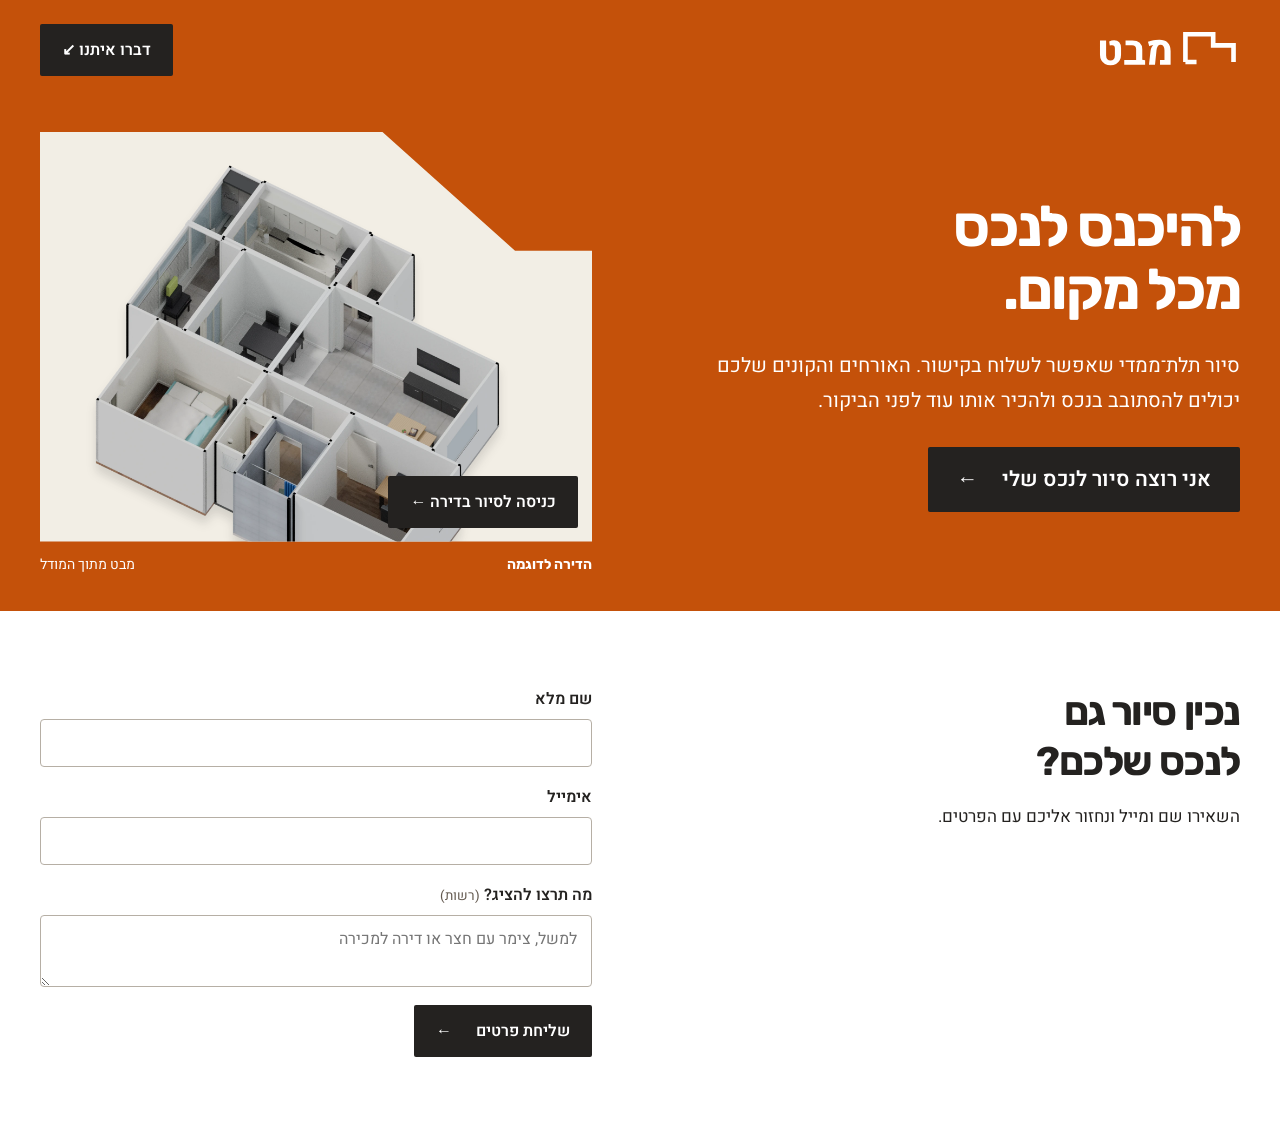
<file: index.html>
<!doctype html>
<html lang="he" dir="rtl"><head><meta charset="utf-8"><meta name="viewport" content="width=device-width,initial-scale=1"><meta name="theme-color" content="#c4510a"><title>מבט | סיורים תלת־ממדיים לנכסים</title><meta name="description" content="היכנסו לסיור בדירה לדוגמה והשאירו פרטים כדי ליצור סיור לנכס שלכם."><link rel="stylesheet" href="site.css?v=walk1"><link rel="icon" href="favicon.svg"><link rel="stylesheet" href="https://fonts.googleapis.com/css2?family=Heebo:wght@400;500;600;700&amp;family=Rubik:wght@500;600;700&amp;display=swap"></head>
<body><header><a href="./" class="brand" aria-label="מבט, דף הבית"><svg
      class="brand-logo"
      width="148"
      height="52"
      viewBox="0 0 160 52"
      fill="currentColor"
      role="img"
      aria-label="מבט"
    >
      <g transform="translate(5 42) scale(0.022 -0.022)">
        <path
          transform="translate(0 0)"
          d="M683 -24Q528 -24 411.5 40.0Q295 104 230.0 219.5Q165 335 165 489V1197H466V455Q466 344 525.5 276.0Q585 208 682 208Q780 208 839.0 276.0Q898 344 898 455V805Q898 885 863.0 925.5Q828 966 759 966Q736 966 707.5 961.0Q679 956 647 947L617 1141Q671 1172 738.0 1191.5Q805 1211 864 1211Q1021 1211 1110.5 1109.0Q1200 1007 1200 829V489Q1200 335 1135.5 219.5Q1071 104 955.0 40.0Q839 -24 683 -24Z"
        />
        <path
          transform="translate(1304 0)"
          d="M53 0V236H637V771Q637 868 588.0 915.0Q539 962 437 962H118V1197H458Q687 1197 813.0 1082.5Q939 968 939 757V245L1079 225V0Z"
        />
        <path
          transform="translate(2415 0)"
          d="M157 0 235 682Q245 763 276.5 836.0Q308 909 350 951Q354 954 358.0 957.5Q362 961 364 962V967Q324 961 267.5 945.0Q211 929 172 914L108 1132Q185 1160 280.5 1181.5Q376 1203 476.5 1215.0Q577 1227 669 1227Q939 1227 1079.5 1088.5Q1220 950 1221 682V0H700V235H919V721Q919 845 868.5 912.5Q818 980 725 980Q639 980 589.5 913.0Q540 846 528 720L454 0Z"
        />
      </g>
      <path
        d="M101 39V9h30v12h22v18M101 39h12"
        fill="none"
        stroke="currentColor"
        stroke-width="5"
        stroke-linejoin="miter"
      />
    </svg></a><a href="#contact">דברו איתנו ↙</a></header>
<main><section class="hero"><div class="intro"><h1>להיכנס לנכס<br>מכל מקום.</h1><p>סיור תלת־ממדי שאפשר לשלוח בקישור. האורחים והקונים שלכם יכולים להסתובב בנכס ולהכיר אותו עוד לפני הביקור.</p><a class="primary" href="#contact">אני רוצה סיור לנכס שלי <b aria-hidden="true">←</b></a></div>
<figure id="showcase"><div class="stage"><img src="cover-hq.webp" alt="מבט מלמעלה על הדירה לדוגמה, עם הסלון, המטבח והחדרים" width="960" height="800"><a id="openTour" href="tour.html">כניסה לסיור בדירה ←</a></div><figcaption><strong>הדירה לדוגמה</strong><span>מבט מתוך המודל</span></figcaption></figure></section>
<section id="contact"><div><h2>נכין סיור גם <br>לנכס שלכם?</h2><p>השאירו שם ומייל ונחזור אליכם עם הפרטים.</p></div><form><label for="name">שם מלא</label><input id="name" name="name" autocomplete="name" required minlength="2" maxlength="80"><label for="email">אימייל</label><input dir="ltr" type="email" id="email" name="email" autocomplete="email" required maxlength="254"><label for="note">מה תרצו להציג? <small>(רשות)</small></label><textarea id="note" name="note" maxlength="600" rows="2" placeholder="למשל, צימר עם חצר או דירה למכירה"></textarea><button class="primary" id="submit">שליחת פרטים <b aria-hidden="true">←</b></button><p id="status" role="status"></p></form></section></main>
<script type="module" src="main.js?v=leads2"></script></body></html>
</file>
<file: site.css>
:root {
  --brand: #c4510a;
  --ink: #242220;
  --muted: #62584e;
  --line: #ded8cd;
  --stone: #f2eee5;
  --gutter: max(40px, calc((100vw - 1420px) / 2));
  font-family: Heebo, Arial, sans-serif;
  color: var(--ink);
}
* {box-sizing:border-box}
html {scroll-behavior:smooth}
body, figure, h1, h2, p {margin:0}
body {background:white; -webkit-font-smoothing:antialiased}
a {color:inherit;text-decoration:none}
button,input,textarea,select {font:inherit}
button,select {cursor:pointer}
header,.hero {background:var(--brand);color:white;padding-inline:var(--gutter)}
header {height:100px;display:flex;align-items:center;justify-content:space-between}
.brand {display:inline-flex}
.brand-logo {display:block;width:148px;height:auto}
header>a:last-child,.primary,#openTour {display:inline-flex;align-items:center;justify-content:space-between;gap:24px;background:var(--ink);color:white;border:0;border-radius:2px;padding:14px 22px;font-weight:600}
header>a:last-child:hover,.primary:hover,#openTour:hover {background:#101010}
.hero {display:grid;grid-template-columns:1.1fr 1fr;align-items:center;gap:40px;padding-block:32px 36px}
h1,h2,figcaption strong {font-family:Rubik,Arial,sans-serif}
h1 {font-size:clamp(40px,4.45vw,78px);line-height:1.12;letter-spacing:-2px;font-weight:700}
.intro p {max-width:565px;font-size:20px;line-height:1.75;margin:26px 0 29px}
.intro .primary {min-width:min(310px,100%);font-size:21px;padding:17px 29px}
figure {min-width:0}
.stage {position:relative;min-height:300px;height:clamp(320px,32vw,490px);background:var(--stone);clip-path:polygon(0 0,62% 0,86% 29%,100% 29%,100% 100%,0 100%);display:grid;place-items:center}
.stage img {width:84%;height:90%;object-fit:contain;transform:translateX(-4%);filter:drop-shadow(0 8px 5px #24222024)}
#openTour {position:absolute;bottom:14px;right:14px}
figcaption,.bar,.controls {display:flex;align-items:center;justify-content:space-between;gap:14px}
figcaption {padding-top:12px;font-size:14px}
#contact {max-width:1360px;padding:clamp(40px,6vw,80px) 40px;margin:auto;display:grid;grid-template-columns:1fr 1fr;gap:8%}
h2 {font-size:clamp(28px,4vw,40px);letter-spacing:-.035em;line-height:1.23;margin-bottom:16px}
#contact p {font-size:17px;line-height:1.8}
form {width:100%;max-width:570px;display:grid;gap:8px}
label {font-weight:600}
small {font-weight:400;color:var(--muted)}
input,textarea,select {background:white;color:var(--ink);border:1px solid #b6afa5;border-radius:4px;padding:11px 14px}
input,textarea {margin-bottom:10px}
textarea {resize:vertical}
form button {justify-self:start}
dialog {background:var(--stone);color:var(--ink);padding:0;border:0;border-radius:4px;width:min(960px,94vw);max-height:92dvh}
dialog::backdrop {background:#242220ce}
.bar,.controls {padding:12px 16px}
.bar {background:var(--brand);color:white}
.bar button {border:0;color:inherit;background:transparent;font-weight:600}
#view {height:min(60dvh,520px);background:var(--ink);touch-action:none}
canvas,.panorama {width:100%;height:100%;display:block}
.panorama {background-size:auto 100%;background-repeat:repeat-x;cursor:grab;touch-action:none}
.panorama:active {cursor:grabbing}
.controls {justify-content:flex-start;flex-wrap:wrap}
.controls span {margin-inline-start:auto}
#tourStatus:not(:empty) {padding:8px 16px}
button:disabled {opacity:.65}
:focus-visible {outline:3px solid var(--ink);outline-offset:3px}
header :focus-visible,.hero :focus-visible {outline-color:white}
@media(max-width:750px) {
  :root {--gutter:20px}
  header {height:74px}
  .brand-logo {width:114px}
  header>a:last-child {padding:9px 14px}
  .hero,#contact {grid-template-columns:1fr;gap:26px}
  .hero {padding-block:20px 26px}
  .intro p {font-size:17px;margin:16px 0 22px}
  .intro .primary {font-size:17px;padding:14px 20px;min-width:0}
  .stage {height:clamp(245px,72vw,350px);min-height:0}
  #contact {padding:38px var(--gutter)}
  #contact br {display:none}
  .controls span {font-size:14px}
}
@media(prefers-reduced-motion:reduce){html{scroll-behavior:auto}}
.walk-stage {position:relative}
.walk-pad {position:absolute;bottom:12px;left:12px;display:grid;grid-template-columns:repeat(3,44px);gap:3px}
.walk-pad button {height:44px;border:1px solid #ffffff80;border-radius:4px;background:#242220d9;color:white;font:600 20px Arial;touch-action:none;user-select:none}
.walk-pad button:first-child {grid-column:2}
.walk-pad button:nth-child(2) {grid-column:1}
.walk-pad button:active {background:var(--brand)}

.tour-page {background:var(--stone)}
.tour-page main {min-height:100dvh;display:flex;flex-direction:column}
.tour-page h1 {font-size:clamp(20px,3vw,28px);letter-spacing:normal}
.tour-page .bar a {display:inline-flex;align-items:center;min-height:44px;padding-inline:10px;color:white;text-decoration:underline;text-underline-offset:4px}
.tour-page .bar a:focus-visible {outline-color:white}
.tour-page .walk-stage {flex:1;min-height:54dvh}
.tour-page #view {position:absolute;inset:0;height:100%}
.tour-page #retry {align-self:start;padding:9px 18px;margin:0 16px 12px}
</file>
